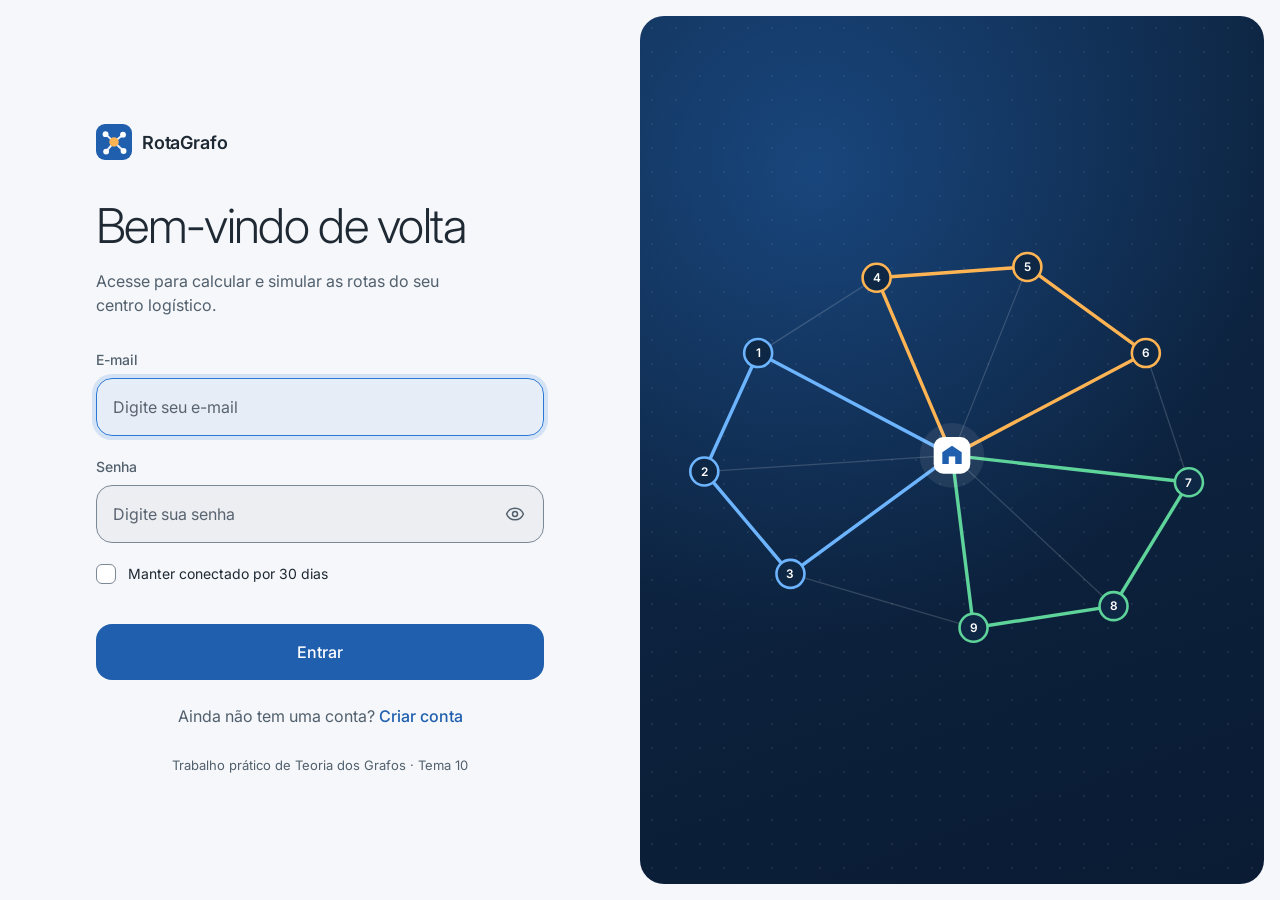
<file: frontend/login.html>
<!DOCTYPE html>
<html lang="pt-BR">
<head>
  <meta charset="UTF-8">
  <meta name="viewport" content="width=device-width, initial-scale=1, viewport-fit=cover">
  <meta name="color-scheme" content="light">
  <meta name="theme-color" content="#1f5fae">
  <title>Entrar · RotaGrafo</title>
  <link rel="icon" type="image/svg+xml" href="logo.svg">
  <link rel="preconnect" href="https://fonts.googleapis.com">
  <link rel="preconnect" href="https://fonts.gstatic.com" crossorigin>
  <link rel="stylesheet" href="https://fonts.googleapis.com/css2?family=Inter:wght@300;400;500;600&display=swap">
  <link rel="stylesheet" href="login.css">
  <script src="login.js" defer></script>
</head>
<body>
  <div class="pagina">

    <!-- ============ Coluna do formulário ============ -->
    <section class="formulario">
      <div class="miolo">
        <a class="marca entra" href="/login" style="--d:.05s" aria-label="RotaGrafo">
          <img src="logo.svg" alt="" width="36" height="36">
          <span>RotaGrafo</span>
        </a>

        <h1 class="entra" style="--d:.1s">Bem-vindo de volta</h1>
        <p class="descricao entra" style="--d:.2s">Acesse para calcular e simular as rotas do seu centro logístico.</p>

        <form id="form-login" novalidate>
          <div class="campo entra" style="--d:.3s">
            <label for="email">E-mail</label>
            <div class="vidro">
              <input id="email" name="email" type="email" inputmode="email" autocomplete="username"
                     autocapitalize="none" spellcheck="false" maxlength="254" required
                     placeholder="Digite seu e-mail">
            </div>
          </div>

          <div class="campo entra" style="--d:.4s">
            <label for="senha">Senha</label>
            <div class="vidro">
              <input id="senha" name="senha" type="password" autocomplete="current-password"
                     maxlength="128" required placeholder="Digite sua senha">
              <button type="button" id="btn-olho" class="olho" aria-label="Mostrar senha" aria-pressed="false">
                <svg class="i-ver" viewBox="0 0 24 24" aria-hidden="true"><path d="M2.06 12.35a1 1 0 0 1 0-.7 10.75 10.75 0 0 1 19.88 0 1 1 0 0 1 0 .7 10.75 10.75 0 0 1-19.88 0"/><circle cx="12" cy="12" r="3"/></svg>
                <svg class="i-ocultar" viewBox="0 0 24 24" aria-hidden="true"><path d="M10.73 5.08A10.43 10.43 0 0 1 12 5c4.5 0 8.45 2.73 9.94 6.65a1 1 0 0 1 0 .7 10.77 10.77 0 0 1-1.67 2.68"/><path d="M6.61 6.61A13.53 13.53 0 0 0 2.06 11.65a1 1 0 0 1 0 .7 10.75 10.75 0 0 0 14.1 5.64"/><path d="M14.12 14.12a3 3 0 1 1-4.24-4.24"/><path d="m2 2 20 20"/></svg>
              </button>
            </div>
          </div>

          <label class="manter entra" style="--d:.5s">
            <input id="manter" name="manter" type="checkbox">
            <span class="caixa" aria-hidden="true"></span>
            <span>Manter conectado por 30 dias</span>
          </label>

          <div id="erro-login" role="alert">
            <p class="erro" hidden>
              <svg viewBox="0 0 24 24" aria-hidden="true"><circle cx="12" cy="12" r="9"/><path d="M12 7.5v5.5M12 16.5h.01"/></svg>
              <span></span>
            </p>
          </div>

          <button type="submit" id="btn-entrar" class="entrar entra" style="--d:.6s">
            <span class="giro" aria-hidden="true"></span>
            <span class="rotulo">Entrar</span>
          </button>
        </form>

        <p class="alt entra" style="--d:.7s">Ainda não tem uma conta? <a href="/registrar">Criar conta</a></p>
        <p class="rodape entra" style="--d:.8s">Trabalho prático de Teoria dos Grafos · Tema 10</p>
      </div>
    </section>

    <!-- ============ Painel ilustrativo ============ -->
    <aside class="painel" aria-hidden="true">
      <div class="grafo">
        <svg viewBox="40 30 520 400" preserveAspectRatio="xMidYMid meet" focusable="false">
          <!-- arestas do grafo (ligações possíveis) -->
          <g class="arestas" stroke="rgba(255,255,255,.16)" stroke-width="1.2" fill="none">
            <path d="M120 140 230 70"/>
            <path d="M480 140 520 260"/>
            <path d="M320 395 150 345"/>
            <path d="M300 235 370 60"/>
            <path d="M300 235 70 250"/>
            <path d="M300 235 450 375"/>
          </g>

          <!-- rotas de três veículos -->
          <g class="rotas" fill="none" stroke-width="3.2" stroke-linecap="round" stroke-linejoin="round">
            <path class="rota" pathLength="1" style="--d:.9s"  stroke="#6db4ff" d="M300 235 120 140 70 250 150 345Z"/>
            <path class="rota" pathLength="1" style="--d:1.15s" stroke="#ffb454" d="M300 235 230 70 370 60 480 140Z"/>
            <path class="rota" pathLength="1" style="--d:1.4s" stroke="#5ed39a" d="M300 235 520 260 450 375 320 395Z"/>
          </g>

          <!-- clientes -->
          <g class="clientes" font-family="Inter, system-ui, sans-serif" font-size="11" font-weight="600" text-anchor="middle">
            <g style="--d:.8s"  transform="translate(120 140)"><circle r="13" fill="#0e2744" stroke="#6db4ff" stroke-width="2.4"/><text y="4" fill="#fff">1</text></g>
            <g style="--d:.85s" transform="translate(70 250)"><circle r="13" fill="#0e2744" stroke="#6db4ff" stroke-width="2.4"/><text y="4" fill="#fff">2</text></g>
            <g style="--d:.9s"  transform="translate(150 345)"><circle r="13" fill="#0e2744" stroke="#6db4ff" stroke-width="2.4"/><text y="4" fill="#fff">3</text></g>
            <g style="--d:.95s" transform="translate(230 70)"><circle r="13" fill="#0e2744" stroke="#ffb454" stroke-width="2.4"/><text y="4" fill="#fff">4</text></g>
            <g style="--d:1s"   transform="translate(370 60)"><circle r="13" fill="#0e2744" stroke="#ffb454" stroke-width="2.4"/><text y="4" fill="#fff">5</text></g>
            <g style="--d:1.05s" transform="translate(480 140)"><circle r="13" fill="#0e2744" stroke="#ffb454" stroke-width="2.4"/><text y="4" fill="#fff">6</text></g>
            <g style="--d:1.1s" transform="translate(520 260)"><circle r="13" fill="#0e2744" stroke="#5ed39a" stroke-width="2.4"/><text y="4" fill="#fff">7</text></g>
            <g style="--d:1.15s" transform="translate(450 375)"><circle r="13" fill="#0e2744" stroke="#5ed39a" stroke-width="2.4"/><text y="4" fill="#fff">8</text></g>
            <g style="--d:1.2s" transform="translate(320 395)"><circle r="13" fill="#0e2744" stroke="#5ed39a" stroke-width="2.4"/><text y="4" fill="#fff">9</text></g>
          </g>

          <!-- depósito -->
          <g class="deposito" transform="translate(300 235)">
            <circle r="30" fill="rgba(255,255,255,.08)"/>
            <rect x="-17" y="-17" width="34" height="34" rx="9" fill="#ffffff"/>
            <path d="M-9 8V-3l9-6 9 6V8z" fill="#1f5fae"/>
            <path d="M-3 8V1h6v7z" fill="#ffffff"/>
          </g>

          <!-- caminhão percorrendo a primeira rota -->
          <!-- um caminhão por rota, cada um no seu ritmo -->
          <defs>
            <g id="caminhao">
              <rect x="-12" y="-9" width="15" height="12" rx="2.5" fill="#ffffff"/>
              <path d="M5 -5h5.5l3.5 4V3H5z" fill="#ffffff"/>
              <circle cx="-6" cy="5" r="2.6" fill="#0e2744" stroke="#ffffff" stroke-width="1.4"/>
              <circle cx="9" cy="5" r="2.6" fill="#0e2744" stroke="#ffffff" stroke-width="1.4"/>
            </g>
          </defs>
          <use href="#caminhao" visibility="hidden">
            <set attributeName="visibility" to="visible" begin="4.2s"/>
            <animateMotion dur="11s" begin="4.2s" repeatCount="indefinite"
                           path="M300 235 120 140 70 250 150 345 300 235"/>
          </use>
          <use href="#caminhao" visibility="hidden">
            <set attributeName="visibility" to="visible" begin="4.9s"/>
            <animateMotion dur="13s" begin="4.9s" repeatCount="indefinite"
                           path="M300 235 230 70 370 60 480 140 300 235"/>
          </use>
          <use href="#caminhao" visibility="hidden">
            <set attributeName="visibility" to="visible" begin="5.6s"/>
            <animateMotion dur="12s" begin="5.6s" repeatCount="indefinite"
                           path="M300 235 520 260 450 375 320 395 300 235"/>
          </use>
        </svg>
      </div>

    </aside>

  </div>
</body>
</html>
</file>
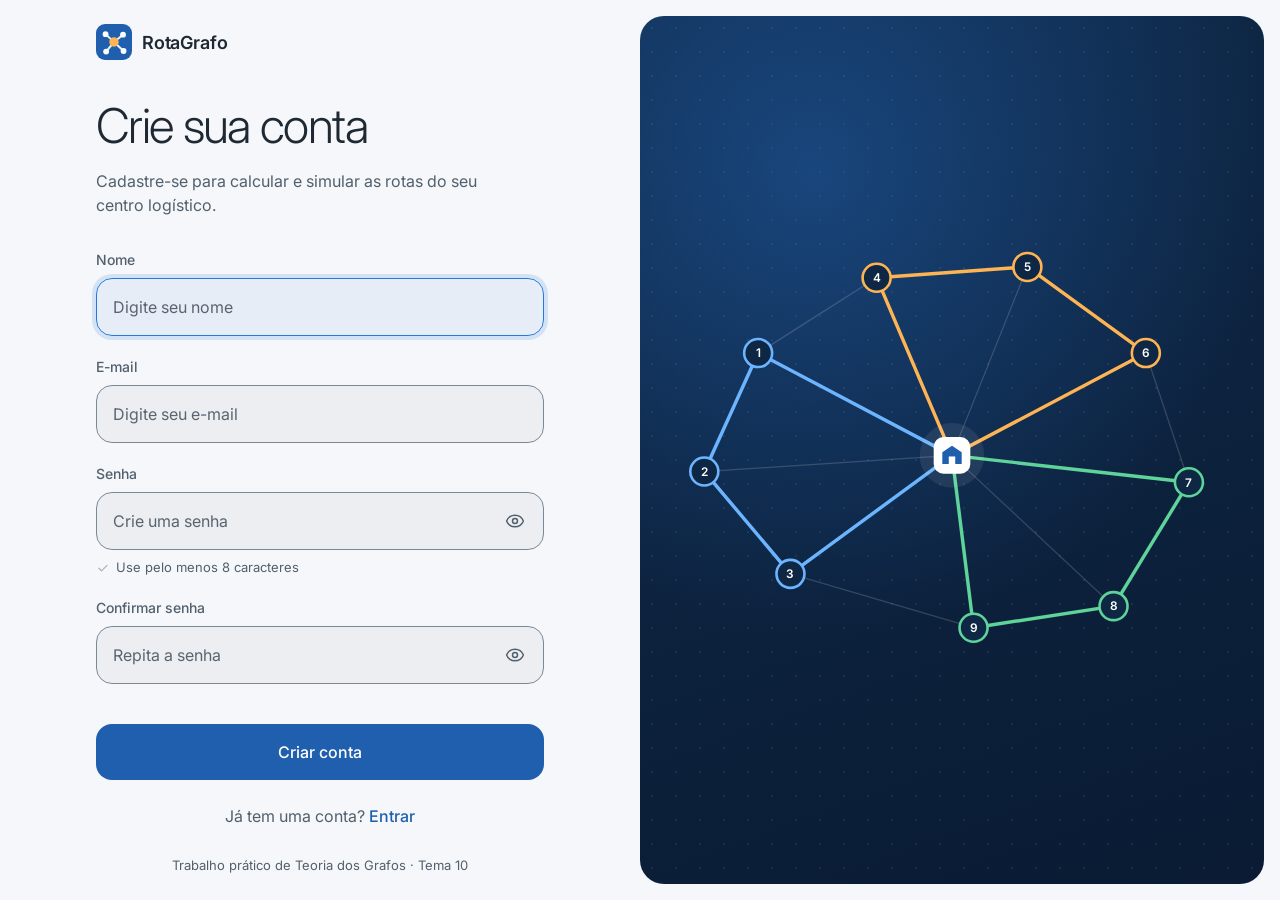
<file: frontend/registrar.html>
<!DOCTYPE html>
<html lang="pt-BR">
<head>
  <meta charset="UTF-8">
  <meta name="viewport" content="width=device-width, initial-scale=1, viewport-fit=cover">
  <meta name="color-scheme" content="light">
  <meta name="theme-color" content="#1f5fae">
  <title>Criar conta · RotaGrafo</title>
  <link rel="icon" type="image/svg+xml" href="logo.svg">
  <link rel="preconnect" href="https://fonts.googleapis.com">
  <link rel="preconnect" href="https://fonts.gstatic.com" crossorigin>
  <link rel="stylesheet" href="https://fonts.googleapis.com/css2?family=Inter:wght@300;400;500;600&display=swap">
  <link rel="stylesheet" href="login.css">
  <script src="registrar.js" defer></script>
</head>
<body>
  <div class="pagina">

    <!-- ============ Coluna do formulário ============ -->
    <section class="formulario">
      <div class="miolo">
        <a class="marca entra" href="/login" style="--d:.05s" aria-label="RotaGrafo">
          <img src="logo.svg" alt="" width="36" height="36">
          <span>RotaGrafo</span>
        </a>

        <h1 class="entra" style="--d:.1s">Crie sua conta</h1>
        <p class="descricao entra" style="--d:.2s">Cadastre-se para calcular e simular as rotas do seu centro logístico.</p>

        <form id="form-registro" novalidate>
          <div class="campo entra" style="--d:.3s">
            <label for="nome">Nome</label>
            <div class="vidro">
              <input id="nome" name="nome" type="text" autocomplete="name" maxlength="80" required
                     placeholder="Digite seu nome" aria-describedby="erro-nome">
            </div>
            <p class="campo-erro" id="erro-nome" hidden></p>
          </div>

          <div class="campo entra" style="--d:.4s">
            <label for="email">E-mail</label>
            <div class="vidro">
              <input id="email" name="email" type="email" inputmode="email" autocomplete="username"
                     autocapitalize="none" spellcheck="false" maxlength="254" required
                     placeholder="Digite seu e-mail" aria-describedby="erro-email">
            </div>
            <p class="campo-erro" id="erro-email" hidden></p>
          </div>

          <div class="campo entra" style="--d:.5s">
            <label for="senha">Senha</label>
            <div class="vidro">
              <input id="senha" name="senha" type="password" autocomplete="new-password"
                     maxlength="128" required placeholder="Crie uma senha"
                     aria-describedby="dica-senha erro-senha">
              <button type="button" class="olho" data-alvo="senha" aria-label="Mostrar senha" aria-pressed="false">
                <svg class="i-ver" viewBox="0 0 24 24" aria-hidden="true"><path d="M2.06 12.35a1 1 0 0 1 0-.7 10.75 10.75 0 0 1 19.88 0 1 1 0 0 1 0 .7 10.75 10.75 0 0 1-19.88 0"/><circle cx="12" cy="12" r="3"/></svg>
                <svg class="i-ocultar" viewBox="0 0 24 24" aria-hidden="true"><path d="M10.73 5.08A10.43 10.43 0 0 1 12 5c4.5 0 8.45 2.73 9.94 6.65a1 1 0 0 1 0 .7 10.77 10.77 0 0 1-1.67 2.68"/><path d="M6.61 6.61A13.53 13.53 0 0 0 2.06 11.65a1 1 0 0 1 0 .7 10.75 10.75 0 0 0 14.1 5.64"/><path d="M14.12 14.12a3 3 0 1 1-4.24-4.24"/><path d="m2 2 20 20"/></svg>
              </button>
            </div>
            <p class="dica-senha" id="dica-senha">
              <svg viewBox="0 0 24 24" aria-hidden="true"><path d="m5 12.5 4.5 4.5L19 7.5"/></svg>
              <span>Use pelo menos 8 caracteres</span>
            </p>
            <p class="campo-erro" id="erro-senha" hidden></p>
          </div>

          <div class="campo entra" style="--d:.6s">
            <label for="confirmar">Confirmar senha</label>
            <div class="vidro">
              <input id="confirmar" name="confirmar" type="password" autocomplete="new-password"
                     maxlength="128" required placeholder="Repita a senha" aria-describedby="erro-confirmar">
              <button type="button" class="olho" data-alvo="confirmar" aria-label="Mostrar senha" aria-pressed="false">
                <svg class="i-ver" viewBox="0 0 24 24" aria-hidden="true"><path d="M2.06 12.35a1 1 0 0 1 0-.7 10.75 10.75 0 0 1 19.88 0 1 1 0 0 1 0 .7 10.75 10.75 0 0 1-19.88 0"/><circle cx="12" cy="12" r="3"/></svg>
                <svg class="i-ocultar" viewBox="0 0 24 24" aria-hidden="true"><path d="M10.73 5.08A10.43 10.43 0 0 1 12 5c4.5 0 8.45 2.73 9.94 6.65a1 1 0 0 1 0 .7 10.77 10.77 0 0 1-1.67 2.68"/><path d="M6.61 6.61A13.53 13.53 0 0 0 2.06 11.65a1 1 0 0 1 0 .7 10.75 10.75 0 0 0 14.1 5.64"/><path d="M14.12 14.12a3 3 0 1 1-4.24-4.24"/><path d="m2 2 20 20"/></svg>
              </button>
            </div>
            <p class="campo-erro" id="erro-confirmar" hidden></p>
          </div>

          <div id="erro-registro" role="alert">
            <p class="erro" hidden>
              <svg viewBox="0 0 24 24" aria-hidden="true"><circle cx="12" cy="12" r="9"/><path d="M12 7.5v5.5M12 16.5h.01"/></svg>
              <span></span>
            </p>
          </div>

          <button type="submit" id="btn-criar" class="entrar entra" style="--d:.7s">
            <span class="giro" aria-hidden="true"></span>
            <span class="rotulo">Criar conta</span>
          </button>
        </form>

        <p class="alt entra" style="--d:.8s">Já tem uma conta? <a href="/login">Entrar</a></p>
        <p class="rodape entra" style="--d:.9s">Trabalho prático de Teoria dos Grafos · Tema 10</p>
      </div>
    </section>

    <!-- ============ Painel ilustrativo (igual ao do login) ============ -->
    <aside class="painel" aria-hidden="true">
      <div class="grafo">
        <svg viewBox="40 30 520 400" preserveAspectRatio="xMidYMid meet" focusable="false">
          <g class="arestas" stroke="rgba(255,255,255,.16)" stroke-width="1.2" fill="none">
            <path d="M120 140 230 70"/>
            <path d="M480 140 520 260"/>
            <path d="M320 395 150 345"/>
            <path d="M300 235 370 60"/>
            <path d="M300 235 70 250"/>
            <path d="M300 235 450 375"/>
          </g>

          <g class="rotas" fill="none" stroke-width="3.2" stroke-linecap="round" stroke-linejoin="round">
            <path class="rota" pathLength="1" style="--d:.9s"  stroke="#6db4ff" d="M300 235 120 140 70 250 150 345Z"/>
            <path class="rota" pathLength="1" style="--d:1.15s" stroke="#ffb454" d="M300 235 230 70 370 60 480 140Z"/>
            <path class="rota" pathLength="1" style="--d:1.4s" stroke="#5ed39a" d="M300 235 520 260 450 375 320 395Z"/>
          </g>

          <g class="clientes" font-family="Inter, system-ui, sans-serif" font-size="11" font-weight="600" text-anchor="middle">
            <g style="--d:.8s"  transform="translate(120 140)"><circle r="13" fill="#0e2744" stroke="#6db4ff" stroke-width="2.4"/><text y="4" fill="#fff">1</text></g>
            <g style="--d:.85s" transform="translate(70 250)"><circle r="13" fill="#0e2744" stroke="#6db4ff" stroke-width="2.4"/><text y="4" fill="#fff">2</text></g>
            <g style="--d:.9s"  transform="translate(150 345)"><circle r="13" fill="#0e2744" stroke="#6db4ff" stroke-width="2.4"/><text y="4" fill="#fff">3</text></g>
            <g style="--d:.95s" transform="translate(230 70)"><circle r="13" fill="#0e2744" stroke="#ffb454" stroke-width="2.4"/><text y="4" fill="#fff">4</text></g>
            <g style="--d:1s"   transform="translate(370 60)"><circle r="13" fill="#0e2744" stroke="#ffb454" stroke-width="2.4"/><text y="4" fill="#fff">5</text></g>
            <g style="--d:1.05s" transform="translate(480 140)"><circle r="13" fill="#0e2744" stroke="#ffb454" stroke-width="2.4"/><text y="4" fill="#fff">6</text></g>
            <g style="--d:1.1s" transform="translate(520 260)"><circle r="13" fill="#0e2744" stroke="#5ed39a" stroke-width="2.4"/><text y="4" fill="#fff">7</text></g>
            <g style="--d:1.15s" transform="translate(450 375)"><circle r="13" fill="#0e2744" stroke="#5ed39a" stroke-width="2.4"/><text y="4" fill="#fff">8</text></g>
            <g style="--d:1.2s" transform="translate(320 395)"><circle r="13" fill="#0e2744" stroke="#5ed39a" stroke-width="2.4"/><text y="4" fill="#fff">9</text></g>
          </g>

          <g class="deposito" transform="translate(300 235)">
            <circle r="30" fill="rgba(255,255,255,.08)"/>
            <rect x="-17" y="-17" width="34" height="34" rx="9" fill="#ffffff"/>
            <path d="M-9 8V-3l9-6 9 6V8z" fill="#1f5fae"/>
            <path d="M-3 8V1h6v7z" fill="#ffffff"/>
          </g>

          <!-- um caminhão por rota, cada um no seu ritmo -->
          <defs>
            <g id="caminhao">
              <rect x="-12" y="-9" width="15" height="12" rx="2.5" fill="#ffffff"/>
              <path d="M5 -5h5.5l3.5 4V3H5z" fill="#ffffff"/>
              <circle cx="-6" cy="5" r="2.6" fill="#0e2744" stroke="#ffffff" stroke-width="1.4"/>
              <circle cx="9" cy="5" r="2.6" fill="#0e2744" stroke="#ffffff" stroke-width="1.4"/>
            </g>
          </defs>
          <use href="#caminhao" visibility="hidden">
            <set attributeName="visibility" to="visible" begin="4.2s"/>
            <animateMotion dur="11s" begin="4.2s" repeatCount="indefinite"
                           path="M300 235 120 140 70 250 150 345 300 235"/>
          </use>
          <use href="#caminhao" visibility="hidden">
            <set attributeName="visibility" to="visible" begin="4.9s"/>
            <animateMotion dur="13s" begin="4.9s" repeatCount="indefinite"
                           path="M300 235 230 70 370 60 480 140 300 235"/>
          </use>
          <use href="#caminhao" visibility="hidden">
            <set attributeName="visibility" to="visible" begin="5.6s"/>
            <animateMotion dur="12s" begin="5.6s" repeatCount="indefinite"
                           path="M300 235 520 260 450 375 320 395 300 235"/>
          </use>
        </svg>
      </div>

    </aside>

  </div>
</body>
</html>
</file>
<file: frontend/login.css>
/* Tela de login e de cadastro do RotaGrafo: duas colunas, paleta azul do projeto. */

:root {
  --fundo: #f5f7fa;
  --superficie: #ffffff;
  --borda: #7c8896;            /* bordas de campos e caixas: ≥ 3:1 sobre o fundo (WCAG 1.4.11) */
  --texto: #1f2933;
  --texto-2: #52606d;
  --placeholder: #596470;      /* ≥ 4.5:1 sobre o campo */
  --primaria: #2a78d6;
  --primaria-botao: #1f5fae;
  --primaria-botao-hover: #194f93;
  --critico: #b42318;
  --critico-fundo: #fef3f2;
  --critico-borda: #fecdca;
  --painel-1: #0f2a4a;
  --painel-2: #0a1b33;
  --ease: cubic-bezier(.16, 1, .3, 1);
  /* Velocidade das animações de entrada: 1 = velocidade base; maior = mais lento.
     (O caminhão do SVG usa begin="4.2s" nos HTMLs; se mudar este valor, acompanhe esse tempo.) */
  --lento: 1.7;
}

* { box-sizing: border-box; }

html { color-scheme: light; }

body {
  margin: 0;
  min-height: 100dvh;
  font-family: "Inter", system-ui, -apple-system, "Segoe UI", Roboto, sans-serif;
  font-size: 1rem;
  line-height: 1.5;
  color: var(--texto);
  background: var(--fundo);
  -webkit-font-smoothing: antialiased;
  accent-color: var(--primaria-botao);
  scrollbar-color: #b8c2cf transparent;
}

::selection { background: #cfe2fb; color: #0f2a4a; }
input { caret-color: var(--primaria); }

.pagina {
  display: grid;
  grid-template-columns: 1fr;
  min-height: 100dvh;
}

/* ------------------------------------------------------------ formulário */
.formulario {
  display: flex;
  flex-direction: column;
  padding: max(24px, env(safe-area-inset-top)) max(24px, env(safe-area-inset-right))
           max(24px, env(safe-area-inset-bottom)) max(24px, env(safe-area-inset-left));
}

.miolo {
  width: 100%;
  max-width: 28rem;
  margin: auto;
  display: flex;
  flex-direction: column;
}

.marca {
  display: inline-flex;
  align-items: center;
  gap: 10px;
  align-self: flex-start;
  margin-bottom: 40px;
  color: var(--texto);
  font-weight: 600;
  font-size: 1.125rem;
  letter-spacing: -.01em;
  text-decoration: none;
  border-radius: 10px;
}
.marca img { display: block; }

h1 {
  margin: 0;
  font-size: clamp(2.25rem, 5vw, 3rem);
  font-weight: 300;
  line-height: 1.1;
  letter-spacing: -.035em;
  text-wrap: balance;
}

.descricao {
  margin: 16px 0 32px;
  color: var(--texto-2);
  text-wrap: pretty;
}

form { display: grid; gap: 20px; }

.campo { display: grid; gap: 8px; }

label { font-size: .875rem; font-weight: 500; color: var(--texto-2); }

/* campo "glass" */
.vidro {
  position: relative;
  border: 1px solid var(--borda);
  border-radius: 16px;
  background: rgba(31, 41, 51, .04);
  backdrop-filter: blur(4px);
  transition: border-color .2s, background-color .2s, box-shadow .2s;
}
.vidro:hover { border-color: #5f6b7a; }
.vidro:focus-within {
  border-color: var(--primaria);
  background: rgba(42, 120, 214, .07);
  box-shadow: 0 0 0 4px rgba(42, 120, 214, .16);
}
.vidro input {
  display: block;
  width: 100%;
  padding: 16px;
  border: 0;
  border-radius: 16px;
  background: transparent;
  color: var(--texto);
  font: inherit;
  outline: none;
}
.vidro input::placeholder { color: var(--placeholder); opacity: 1; }
.vidro input:-webkit-autofill {
  -webkit-text-fill-color: var(--texto);
  box-shadow: 0 0 0 40px #eaf1fb inset;
}
.vidro:has(.olho) input { padding-right: 52px; }

.olho {
  position: absolute;
  inset: 0 6px 0 auto;
  width: 44px;
  display: grid;
  place-items: center;
  padding: 0;
  border: 0;
  border-radius: 12px;
  background: transparent;
  color: var(--texto-2);
  cursor: pointer;
  transition: color .15s, background-color .15s;
}
.olho:hover { color: var(--texto); background: rgba(31, 41, 51, .06); }
.olho svg {
  width: 20px; height: 20px;
  fill: none; stroke: currentColor; stroke-width: 1.8; stroke-linecap: round; stroke-linejoin: round;
}
.olho .i-ocultar, .olho[aria-pressed="true"] .i-ver { display: none; }
.olho[aria-pressed="true"] .i-ocultar { display: block; }

/* caixa "manter conectado" */
.manter {
  display: flex;
  align-items: center;
  gap: 12px;
  width: fit-content;
  cursor: pointer;
  font-weight: 400;
  color: var(--texto);
}
.manter input {
  position: absolute;
  opacity: 0;
  width: 1px; height: 1px;
}
.caixa {
  position: relative;
  flex: none;
  width: 20px; height: 20px;
  border: 1.5px solid var(--borda);
  border-radius: 6px;
  background: var(--superficie);
  transition: background-color .15s, border-color .15s;
}
.caixa::after {
  content: "";
  position: absolute;
  left: 6px; top: 2px;
  width: 5px; height: 10px;
  border: solid #fff;
  border-width: 0 2px 2px 0;
  transform: rotate(45deg) scale(0);
  transition: transform .15s var(--ease);
}
.manter:hover .caixa { border-color: var(--primaria); }
.manter input:checked + .caixa { background: var(--primaria-botao); border-color: var(--primaria-botao); }
.manter input:checked + .caixa::after { transform: rotate(45deg) scale(1); }
.manter input:focus-visible + .caixa { outline: 2px solid var(--primaria); outline-offset: 2px; }

/* erro */
.erro {
  display: flex;
  align-items: flex-start;
  gap: 10px;
  margin: 0;
  padding: 12px 14px;
  border: 1px solid var(--critico-borda);
  border-radius: 12px;
  background: var(--critico-fundo);
  color: var(--critico);
  font-size: .875rem;
  font-weight: 500;
  animation: tremer .4s var(--ease);
}
.erro[hidden] { display: none; }
.erro svg {
  flex: none; width: 18px; height: 18px; margin-top: 1px;
  fill: none; stroke: currentColor; stroke-width: 1.8; stroke-linecap: round;
}
#erro-login:has(.erro[hidden]), #erro-registro:has(.erro[hidden]) { margin-top: -20px; }

/* erro por campo (tela de cadastro) */
.campo-erro {
  margin: 0;
  font-size: .8125rem;
  font-weight: 500;
  color: var(--critico);
}
.vidro.invalido { border-color: var(--critico); background: var(--critico-fundo); }
.vidro.invalido:focus-within { border-color: var(--critico); box-shadow: 0 0 0 4px rgba(180, 35, 24, .14); }

/* dica de tamanho da senha */
.dica-senha {
  display: flex;
  align-items: center;
  gap: 6px;
  margin: 0;
  font-size: .8125rem;
  color: var(--texto-2);
  transition: color .2s;
}
.dica-senha svg {
  width: 14px; height: 14px;
  fill: none; stroke: currentColor; stroke-width: 2.2; stroke-linecap: round; stroke-linejoin: round;
  opacity: .45;
  transition: opacity .2s;
}
.dica-senha.ok { color: #166534; }
.dica-senha.ok svg { opacity: 1; }

@keyframes tremer {
  20% { transform: translateX(-5px); }
  45% { transform: translateX(4px); }
  70% { transform: translateX(-2px); }
}

/* botão */
.entrar {
  position: relative;
  display: flex;
  align-items: center;
  justify-content: center;
  gap: 10px;
  width: 100%;
  padding: 16px;
  border: 0;
  border-radius: 16px;
  background: var(--primaria-botao);
  color: #fff;
  font: inherit;
  font-weight: 500;
  cursor: pointer;
  transition: background-color .15s, transform .1s;
}
.entrar:hover { background: var(--primaria-botao-hover); }
.entrar:active { transform: translateY(1px); }
.entrar:focus-visible, .olho:focus-visible, .marca:focus-visible {
  outline: 2px solid var(--primaria);
  outline-offset: 3px;
}
.entrar:disabled { opacity: .7; cursor: progress; }
.entrar .giro {
  display: none;
  width: 16px; height: 16px;
  border: 2px solid rgba(255, 255, 255, .4);
  border-top-color: #fff;
  border-radius: 50%;
  animation: girar .7s linear infinite;
}
.entrar.carregando .giro { display: block; }
@keyframes girar { to { transform: rotate(360deg); } }

.alt {
  margin: 24px 0 0;
  text-align: center;
  color: var(--texto-2);
}
.alt a {
  color: var(--primaria-botao);
  font-weight: 500;
  text-decoration: none;
  border-radius: 4px;
}
.alt a:hover { text-decoration: underline; text-underline-offset: 3px; }
.alt a:focus-visible { outline: 2px solid var(--primaria); outline-offset: 3px; }

.rodape {
  margin: 28px 0 0;
  text-align: center;
  font-size: .8125rem;
  color: var(--texto-2);
}

/* ------------------------------------------------------------ painel ilustrativo */
.painel { display: none; }

@media (min-width: 768px) {
  .pagina { grid-template-columns: 1fr 1fr; }

  /* o painel fica parado na tela enquanto o formulário (mais alto no cadastro) rola */
  .painel {
    display: flex;
    flex-direction: column;
    container-type: inline-size;
    position: sticky;
    top: 16px;
    align-self: start;
    height: calc(100dvh - 32px);
    margin: 16px 16px 16px 0;
    min-height: 0;
    overflow: hidden;
    border-radius: 24px;
    background:
      radial-gradient(circle at 28% 18%, rgba(42, 120, 214, .38), transparent 55%),
      radial-gradient(rgba(255, 255, 255, .07) 1px, transparent 1.2px) 0 0 / 24px 24px,
      linear-gradient(160deg, var(--painel-1), var(--painel-2));
    animation: entrarDireita calc(.8s * var(--lento)) var(--ease) calc(.3s * var(--lento)) backwards;
  }

  .grafo { flex: 1; min-height: 0; padding: 32px; display: grid; place-items: center; }
  .grafo svg { width: 100%; height: 100%; max-width: 900px; }

}


/* desenho do grafo */
.arestas { animation: aparecer calc(1s * var(--lento)) var(--ease) calc(.6s * var(--lento)) backwards; }
.rota {
  stroke-dasharray: 1;
  stroke-dashoffset: 0;
  animation: tracar calc(1.6s * var(--lento)) var(--ease) calc(var(--d, 0s) * var(--lento)) backwards;
}
.clientes > g, .deposito {
  transform-box: fill-box;
  transform-origin: center;
}
.clientes > g { animation: surgir calc(.5s * var(--lento)) var(--ease) calc(var(--d, 0s) * var(--lento)) backwards; }
.deposito { animation: surgir calc(.6s * var(--lento)) var(--ease) calc(.5s * var(--lento)) backwards; }

@keyframes tracar { from { stroke-dashoffset: 1; } }
@keyframes aparecer { from { opacity: 0; } }
@keyframes surgir { from { opacity: 0; scale: .4; } }

/* ------------------------------------------------------------ entrada em cascata */
.entra { animation: entrar calc(.6s * var(--lento)) var(--ease) calc(var(--d, 0s) * var(--lento)) backwards; }

@keyframes entrar {
  from { opacity: 0; filter: blur(4px); transform: translateY(20px); }
}
@keyframes entrarDireita {
  from { opacity: 0; filter: blur(4px); transform: translateX(40px); }
}

/* As animações rodam sempre, sem reagir a prefers-reduced-motion. Para voltar a respeitar
   a preferência do sistema, reative aqui um @media (prefers-reduced-motion: reduce) que
   desligue animation e transition. */
</file>
